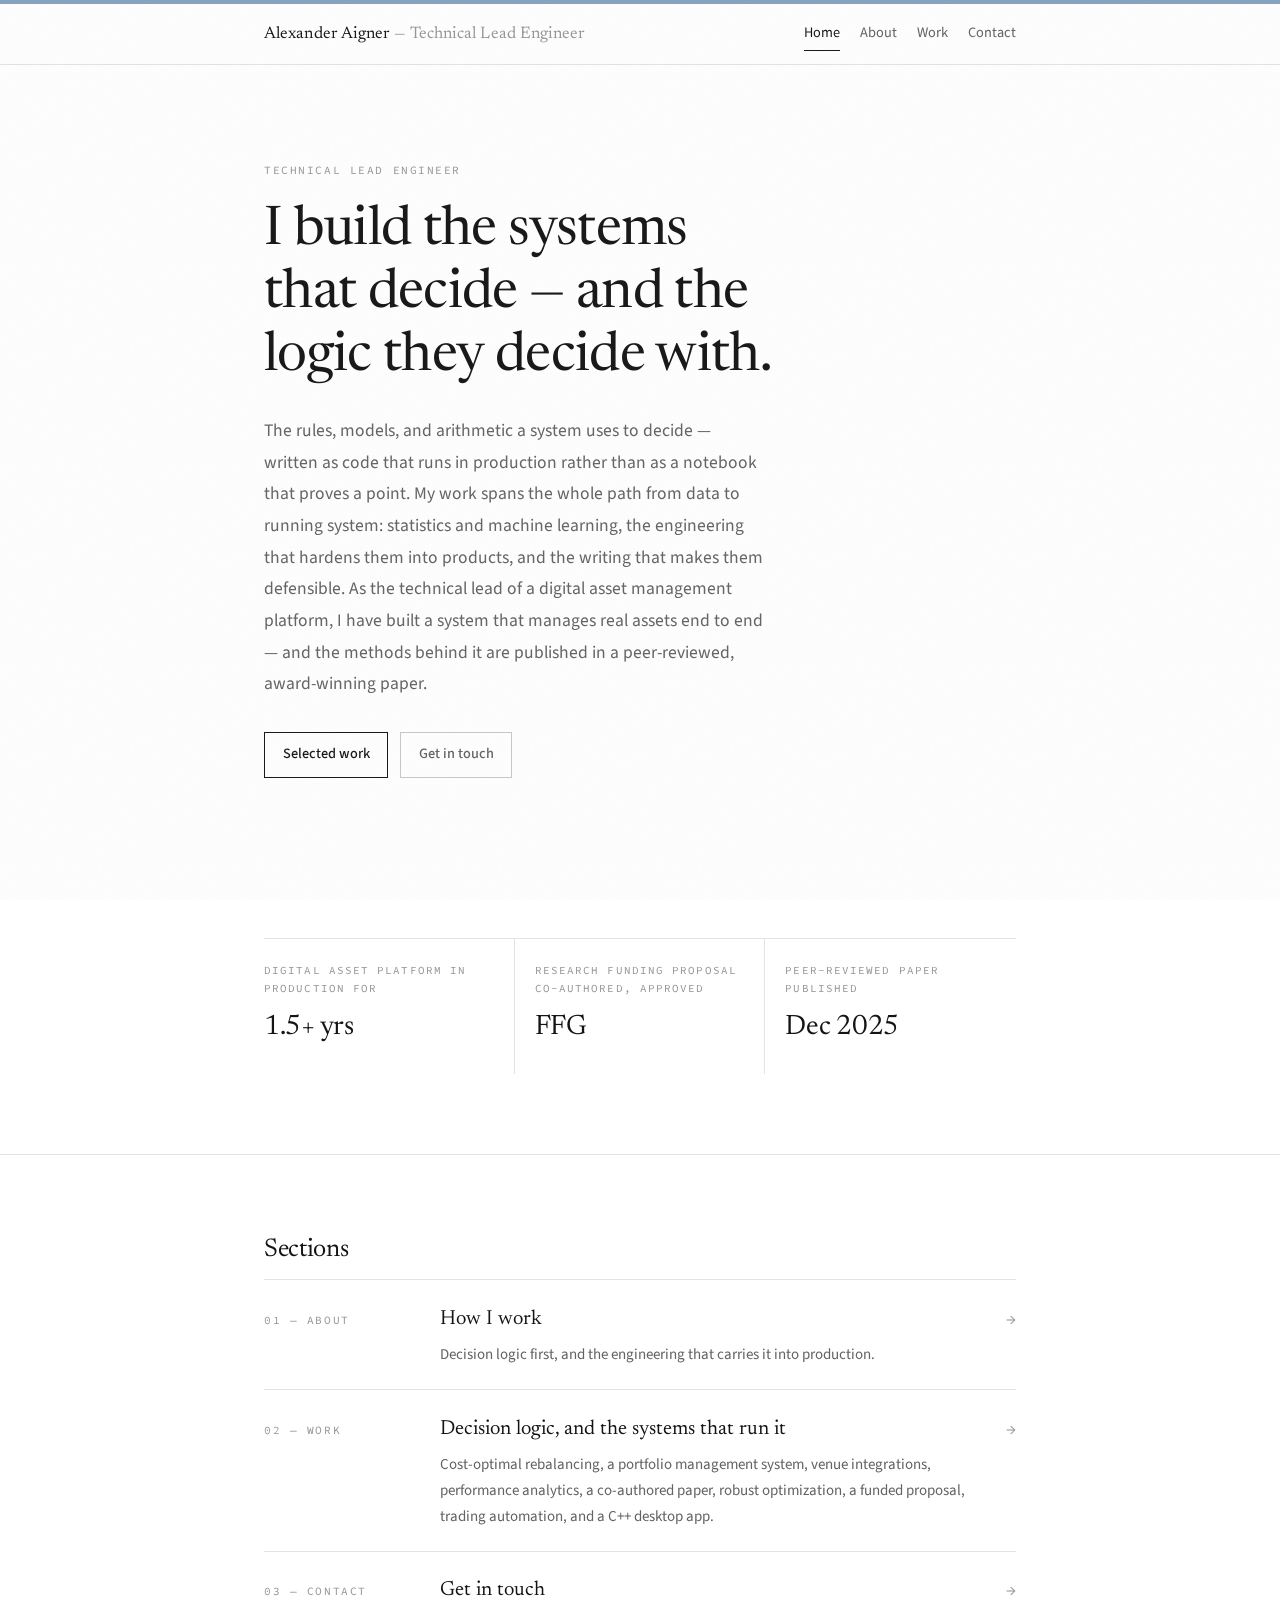
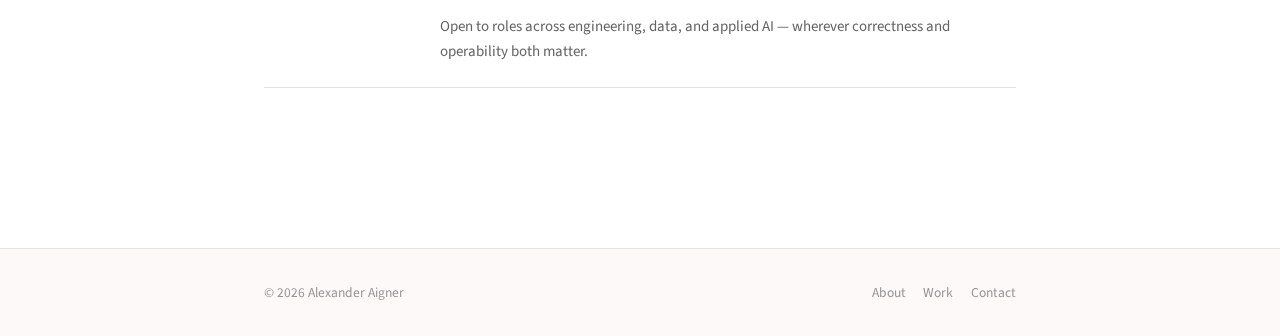
<file: index.html>
<!DOCTYPE html>
<html lang="en">
<head>
  <meta charset="utf-8">
  <meta name="viewport" content="width=device-width, initial-scale=1">
  <title>Alexander Aigner — Technical Lead Engineer</title>
  <meta name="description" content="Quantitative engineer and developer. I build the decision logic inside software — models, optimization, execution — and the production systems that carry it, with published, peer-reviewed methods behind them.">
  <meta name="color-scheme" content="light dark">
  <link rel="canonical" href="https://alexander-aigner.eu/">
  <link rel="preload" href="fonts/newsreader-roman.woff2" as="font"
        type="font/woff2" crossorigin>
  <link rel="preload" href="fonts/source-sans-3-roman.woff2" as="font"
        type="font/woff2" crossorigin>
  <link rel="stylesheet" href="styles.css">
  <link rel="icon" href="data:image/svg+xml,<svg xmlns='http://www.w3.org/2000/svg' viewBox='0 0 32 32'><rect width='32' height='32' fill='%237e9dc0'/><rect y='16' width='32' height='16' fill='%23c4867f'/></svg>">
</head>
<body>
  <a class="skip-link" href="#main">Skip to content</a>

  <header class="site-header">
    <div class="container header-inner">
      <a class="brand" href="index.html">Alexander Aigner <span>— Technical Lead Engineer</span></a>
      <nav class="nav" aria-label="Primary">
        <ul class="nav-list">
          <li><a href="index.html" aria-current="page">Home</a></li>
          <li><a href="about.html">About</a></li>
          <li><a href="work.html">Work</a></li>
          <li><a href="contact.html">Contact</a></li>
        </ul>
      </nav>
    </div>
  </header>

  <main id="main">
    <section class="hero">
      <div class="container">
        <span class="label">Technical Lead Engineer</span>
        <h1>I build the systems that decide — and the logic they decide with.</h1>
        <p>
          The rules, models, and arithmetic a system uses to decide — written as code that
          runs in production rather than as a notebook that proves a point. My work spans
          the whole path from data to running system: statistics and machine learning, the
          engineering that hardens them into products, and the writing that makes them
          defensible. As the technical lead of a digital asset management platform, I have built a
          system that manages real assets end to end — and the methods behind it are published
          in a peer-reviewed, award-winning paper.
        </p>
        <div class="hero-links">
          <a class="btn" href="work.html">Selected work</a>
          <a class="btn btn-quiet" href="contact.html">Get in touch</a>
        </div>
      </div>
    </section>

    <section class="block" aria-label="At a glance">
      <div class="container">
        <dl class="stats stats-3">
          <div><dt>Digital asset platform in production for</dt><dd>1.5+ yrs</dd></div>
          <div><dt>Research funding proposal co-authored, approved</dt><dd>FFG</dd></div>
          <div><dt>Peer-reviewed paper published</dt><dd>Dec 2025</dd></div>
        </dl>
      </div>
    </section>

    <section class="block">
      <div class="container">
        <h2>Sections</h2>
        <ul class="index-list">
          <li>
            <a href="about.html">
              <span class="label">01 — About</span>
              <span class="index-title">How I work</span>
              <span class="index-arrow" aria-hidden="true">→</span>
              <span class="index-desc">Decision logic first, and the engineering that carries it into production.</span>
            </a>
          </li>
          <li>
            <a href="work.html">
              <span class="label">02 — Work</span>
              <span class="index-title">Decision logic, and the systems that run it</span>
              <span class="index-arrow" aria-hidden="true">→</span>
              <span class="index-desc">Cost-optimal rebalancing, a portfolio management system, venue integrations, performance analytics, a co-authored paper, robust optimization, a funded proposal, trading automation, and a C++ desktop app.</span>
            </a>
          </li>
          <li>
            <a href="contact.html">
              <span class="label">03 — Contact</span>
              <span class="index-title">Get in touch</span>
              <span class="index-arrow" aria-hidden="true">→</span>
              <span class="index-desc">Open to roles across engineering, data, and applied AI — wherever correctness and operability both matter.</span>
            </a>
          </li>
        </ul>
      </div>
    </section>
  </main>

  <footer class="site-footer">
    <div class="container footer-inner">
      <p>© 2026 Alexander Aigner</p>
      <nav class="footer-nav" aria-label="Footer">
        <a href="about.html">About</a>
        <a href="work.html">Work</a>
        <a href="contact.html">Contact</a>
      </nav>
    </div>
  </footer>
</body>
</html>
</file>
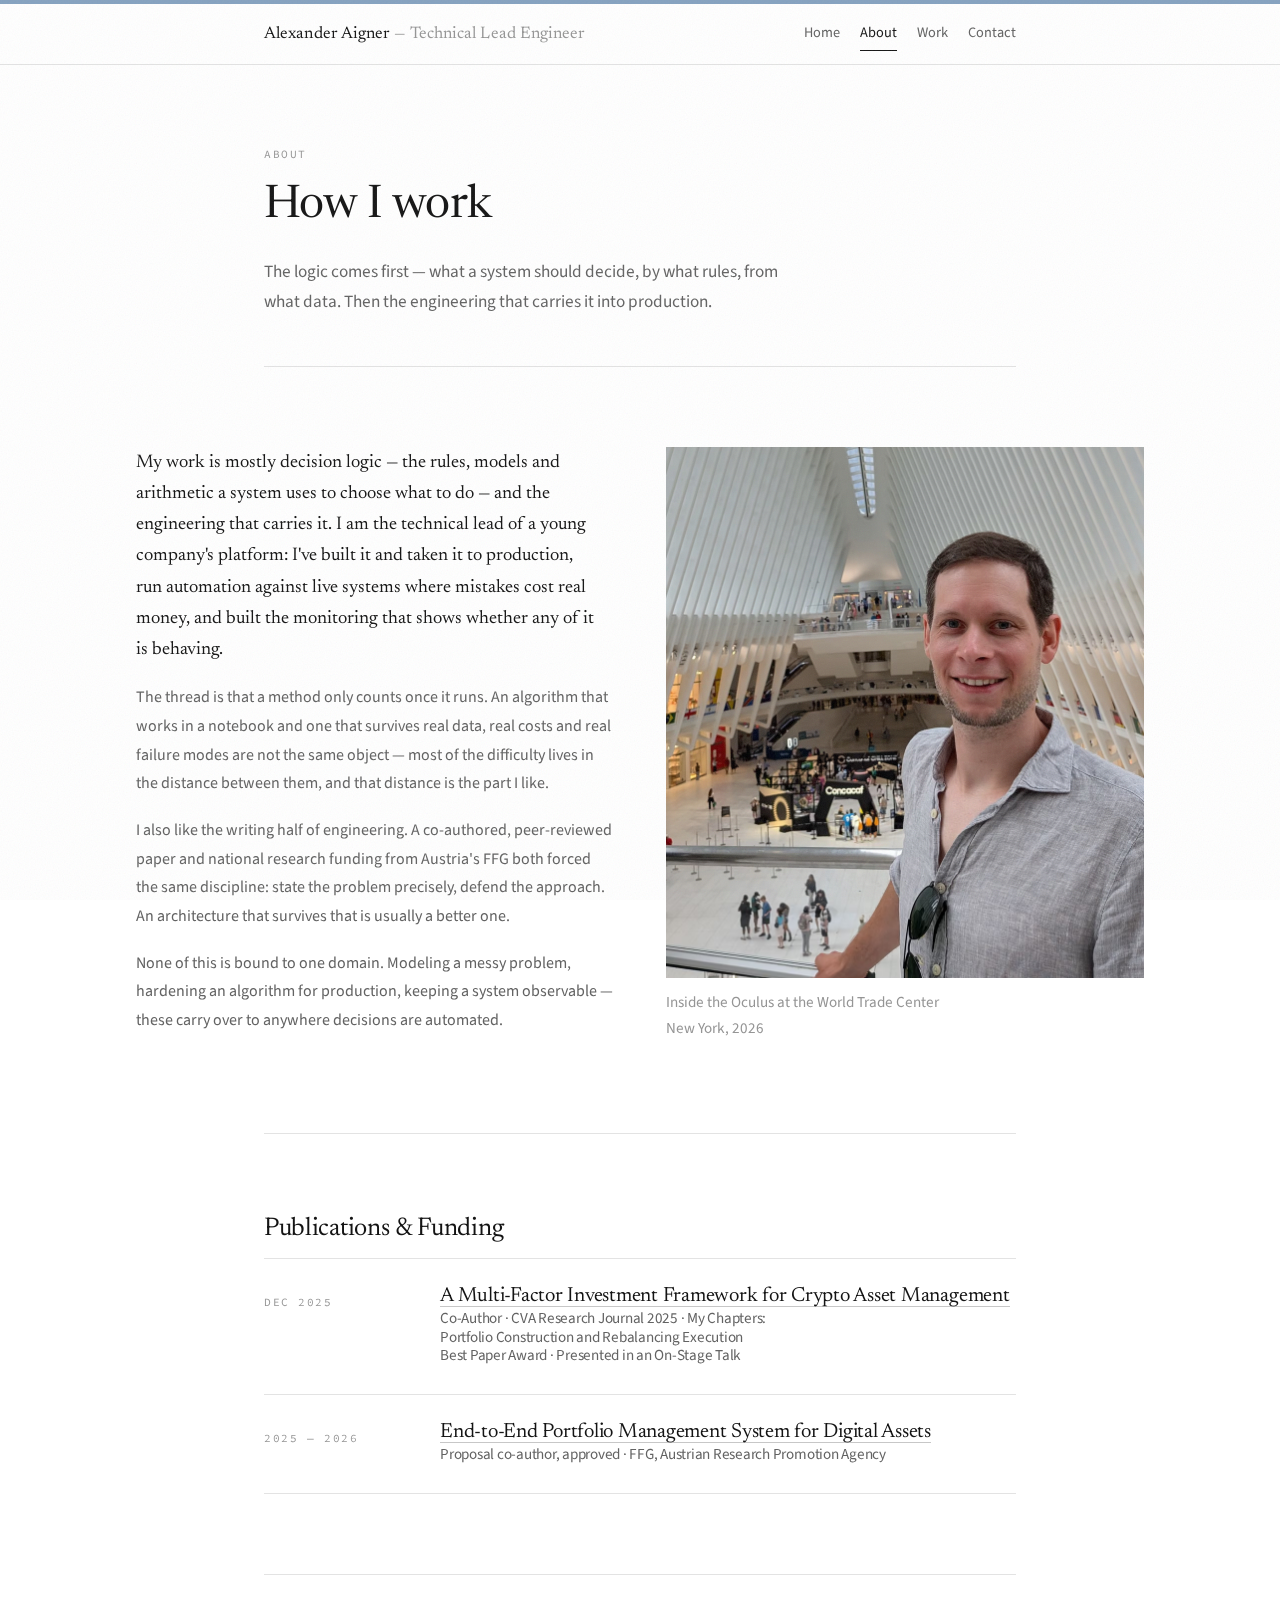
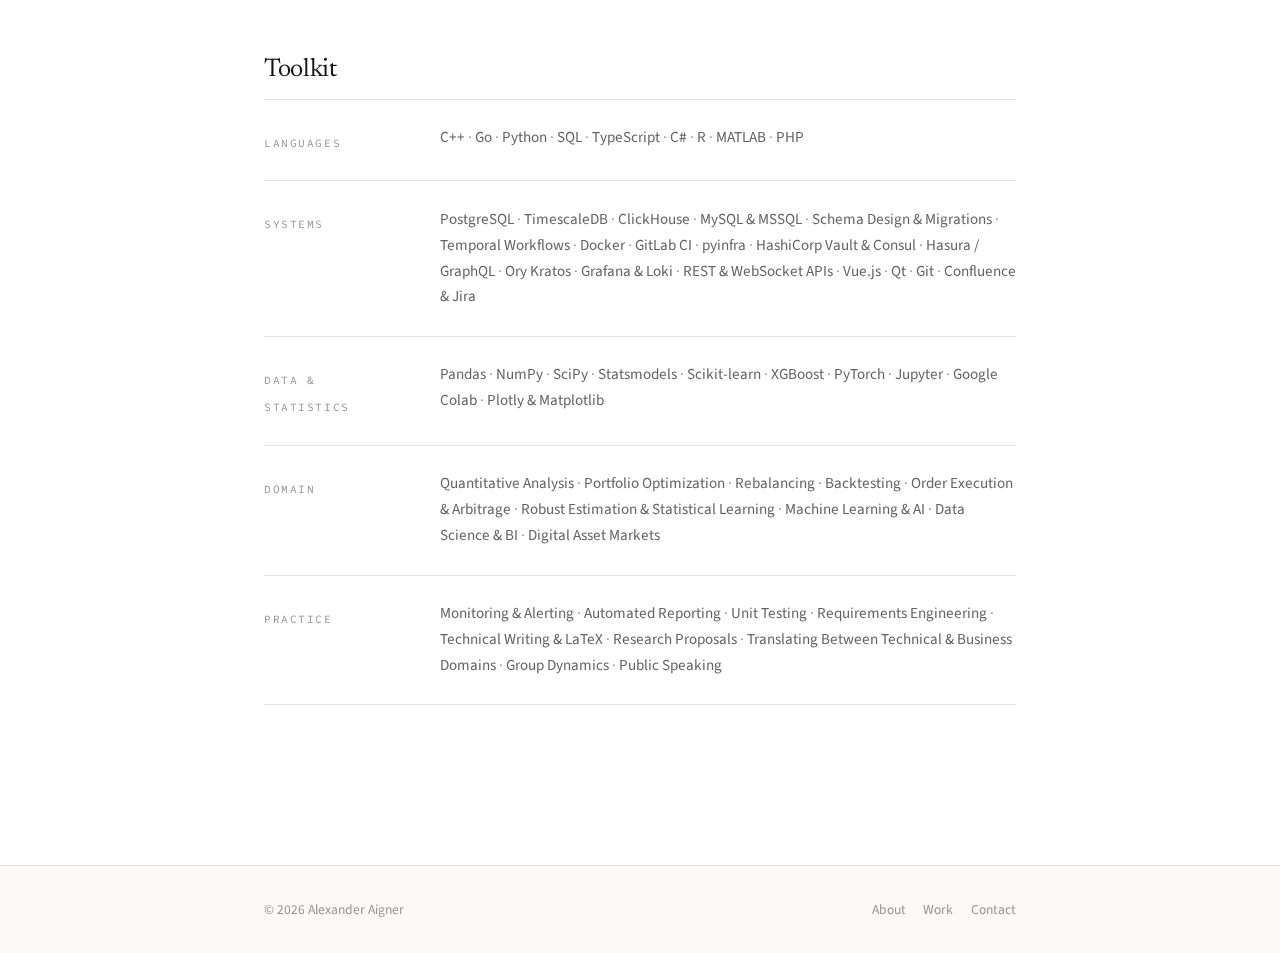
<file: about.html>
<!DOCTYPE html>
<html lang="en">
<head>
  <meta charset="utf-8">
  <meta name="viewport" content="width=device-width, initial-scale=1">
  <title>About — Alexander Aigner</title>
  <meta name="description" content="How I work: the decision logic first — the rules and models a system acts on — and the engineering that carries it into production. From research to running software.">
  <meta name="color-scheme" content="light dark">
  <link rel="canonical" href="https://alexander-aigner.eu/about.html">
  <link rel="preload" href="fonts/newsreader-roman.woff2" as="font"
        type="font/woff2" crossorigin>
  <link rel="preload" href="fonts/source-sans-3-roman.woff2" as="font"
        type="font/woff2" crossorigin>
  <link rel="stylesheet" href="styles.css">
  <link rel="icon" href="data:image/svg+xml,<svg xmlns='http://www.w3.org/2000/svg' viewBox='0 0 32 32'><rect width='32' height='32' fill='%237e9dc0'/><rect y='16' width='32' height='16' fill='%23c4867f'/></svg>">
</head>
<body>
  <a class="skip-link" href="#main">Skip to content</a>

  <header class="site-header">
    <div class="container header-inner">
      <a class="brand" href="index.html">Alexander Aigner <span>— Technical Lead Engineer</span></a>
      <nav class="nav" aria-label="Primary">
        <ul class="nav-list">
          <li><a href="index.html">Home</a></li>
          <li><a href="about.html" aria-current="page">About</a></li>
          <li><a href="work.html">Work</a></li>
          <li><a href="contact.html">Contact</a></li>
        </ul>
      </nav>
    </div>
  </header>

  <main id="main">
    <div class="container">
      <header class="page-head">
        <span class="label">About</span>
        <h1>How I work</h1>
        <p>The logic comes first — what a system should decide, by what rules, from what data. Then the engineering that carries it into production.</p>
      </header>

    </div>

    <div class="about-wrap">
      <section class="block about">
        <figure class="portrait">
          <picture>
            <source srcset="img/portrait.avif" type="image/avif">
            <source srcset="img/portrait.webp" type="image/webp">
            <img src="img/portrait.jpg" alt="Alexander Aigner" width="960" height="1200"
                 fetchpriority="high" decoding="async">
          </picture>
          <figcaption>Inside the Oculus at the World Trade Center<br>New York, 2026</figcaption>
        </figure>

        <div class="prose">
          <p>
            My work is mostly decision logic — the rules, models and arithmetic a system uses to
            choose what to do — and the engineering that carries it. I am the technical lead of a young
            company's platform: I've built it and taken it to production, run automation against
            live systems where mistakes cost real money, and built the monitoring that shows
            whether any of it is behaving.
          </p>
          <p>
            The thread is that a method only counts once it runs. An algorithm that works in a
            notebook and one that survives real data, real costs and real failure modes are not
            the same object — most of the difficulty lives in the distance between them, and
            that distance is the part I like.
          </p>
          <p>
            I also like the writing half of engineering. A co-authored, peer-reviewed paper and
            national research funding from Austria's FFG both forced the same discipline: state
            the problem precisely, defend the approach. An architecture that survives that is
            usually a better one.
          </p>
          <p>
            None of this is bound to one domain. Modeling a messy problem, hardening an
            algorithm for production, keeping a system observable — these carry over to
            anywhere decisions are automated.
          </p>
        </div>
      </section>
    </div>

    <div class="container">
      <section class="block block--ruled">
        <h2>Publications &amp; Funding</h2>

        <div class="row">
          <div class="row-head"><span class="label">Dec 2025</span></div>
          <div>
            <h3 class="entry-title">
              <a href="docs/multi-factor-investment-framework-crypto-asset-management.pdf">A Multi-Factor Investment Framework for Crypto Asset Management</a>
              <span class="entry-org">Co-Author · CVA Research Journal 2025 · My Chapters: Portfolio Construction and Rebalancing Execution</span>
              <span class="entry-org">Best Paper Award · Presented in an On-Stage Talk</span>
            </h3>
          </div>
        </div>

        <div class="row">
          <div class="row-head"><span class="label">2025 — 2026</span></div>
          <div>
            <h3 class="entry-title">
              <a href="https://projekte.ffg.at/projekt/2861463e-f36b-1410-863e-00d3c07d99bb" rel="noopener">End-to-End Portfolio Management System for Digital Assets</a>
              <span class="entry-org">Proposal co-author, approved · FFG, Austrian Research Promotion Agency</span>
            </h3>
          </div>
        </div>
      </section>

      <section class="block">
        <h2>Toolkit</h2>

        <div class="row">
          <div class="row-head"><span class="label">Languages</span></div>
          <div>
            <ul class="skill-value">
              <li><span class="nowrap">C++</span></li><li>Go</li><li>Python</li><li>SQL</li>
              <li>TypeScript</li><li>C#</li><li>R</li><li>MATLAB</li><li>PHP</li>
            </ul>
          </div>
        </div>

        <div class="row">
          <div class="row-head"><span class="label">Systems</span></div>
          <div>
            <ul class="skill-value">
              <li>PostgreSQL</li><li>TimescaleDB</li><li>ClickHouse</li><li>MySQL &amp; MSSQL</li>
              <li>Schema Design &amp; Migrations</li><li>Temporal Workflows</li>
              <li>Docker</li><li>GitLab CI</li><li>pyinfra</li>
              <li>HashiCorp Vault &amp; Consul</li><li>Hasura / GraphQL</li>
              <li>Ory Kratos</li><li>Grafana &amp; Loki</li>
              <li>REST &amp; WebSocket APIs</li><li>Vue.js</li><li>Qt</li><li>Git</li>
              <li>Confluence &amp; Jira</li>
            </ul>
          </div>
        </div>

        <div class="row">
          <div class="row-head"><span class="label">Data &amp; statistics</span></div>
          <div>
            <ul class="skill-value">
              <li>Pandas</li><li>NumPy</li><li>SciPy</li><li>Statsmodels</li>
              <li>Scikit-learn</li><li>XGBoost</li><li>PyTorch</li><li>Jupyter</li>
              <li>Google Colab</li><li>Plotly &amp; Matplotlib</li>
            </ul>
          </div>
        </div>

        <div class="row">
          <div class="row-head"><span class="label">Domain</span></div>
          <div>
            <ul class="skill-value">
              <li>Quantitative Analysis</li><li>Portfolio Optimization</li><li>Rebalancing</li>
              <li>Backtesting</li><li>Order Execution &amp; Arbitrage</li>
              <li>Robust Estimation &amp; Statistical Learning</li>
              <li>Machine Learning &amp; AI</li><li>Data Science &amp; BI</li>
              <li>Digital Asset Markets</li>
            </ul>
          </div>
        </div>

        <div class="row">
          <div class="row-head"><span class="label">Practice</span></div>
          <div>
            <ul class="skill-value">
              <li>Monitoring &amp; Alerting</li><li>Automated Reporting</li><li>Unit Testing</li>
              <li>Requirements Engineering</li><li>Technical Writing &amp; LaTeX</li>
              <li>Research Proposals</li><li>Translating Between Technical &amp; Business Domains</li>
              <li>Group Dynamics</li><li>Public Speaking</li>
            </ul>
          </div>
        </div>
      </section>

    </div>
  </main>

  <footer class="site-footer">
    <div class="container footer-inner">
      <p>© 2026 Alexander Aigner</p>
      <nav class="footer-nav" aria-label="Footer">
        <a href="about.html">About</a>
        <a href="work.html">Work</a>
        <a href="contact.html">Contact</a>
      </nav>
    </div>
  </footer>
</body>
</html>
</file>
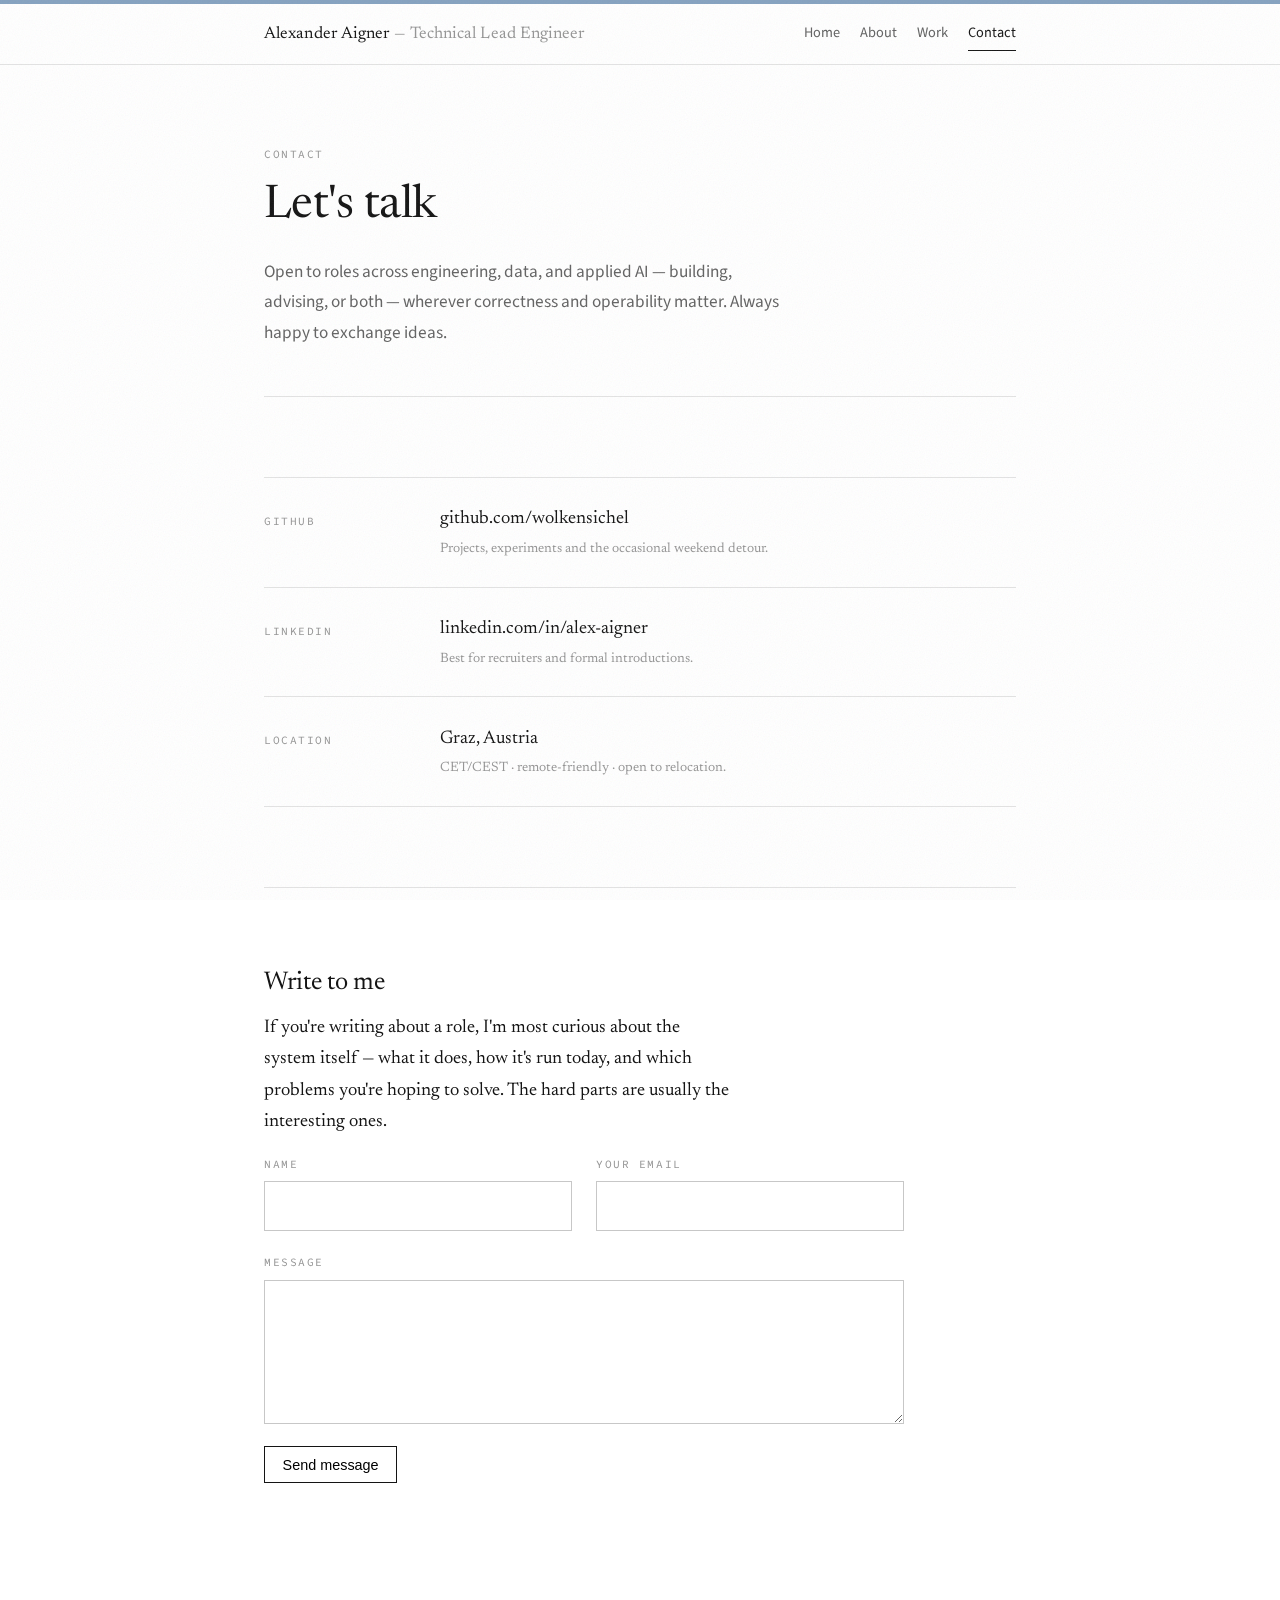
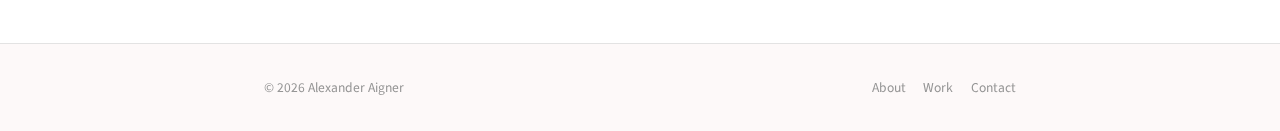
<file: contact.html>
<!DOCTYPE html>
<html lang="en">
<head>
  <meta charset="utf-8">
  <meta name="viewport" content="width=device-width, initial-scale=1">
  <title>Contact — Alexander Aigner</title>
  <meta name="description" content="Get in touch — quantitative engineer, open to roles across engineering, data, and applied AI where the logic has to be right.">
  <meta name="color-scheme" content="light dark">
  <link rel="canonical" href="https://alexander-aigner.eu/contact.html">
  <link rel="preload" href="fonts/newsreader-roman.woff2" as="font"
        type="font/woff2" crossorigin>
  <link rel="preload" href="fonts/source-sans-3-roman.woff2" as="font"
        type="font/woff2" crossorigin>
  <link rel="stylesheet" href="styles.css">
  <link rel="icon" href="data:image/svg+xml,<svg xmlns='http://www.w3.org/2000/svg' viewBox='0 0 32 32'><rect width='32' height='32' fill='%237e9dc0'/><rect y='16' width='32' height='16' fill='%23c4867f'/></svg>">
</head>
<body>
  <a class="skip-link" href="#main">Skip to content</a>

  <header class="site-header">
    <div class="container header-inner">
      <a class="brand" href="index.html">Alexander Aigner <span>— Technical Lead Engineer</span></a>
      <nav class="nav" aria-label="Primary">
        <ul class="nav-list">
          <li><a href="index.html">Home</a></li>
          <li><a href="about.html">About</a></li>
          <li><a href="work.html">Work</a></li>
          <li><a href="contact.html" aria-current="page">Contact</a></li>
        </ul>
      </nav>
    </div>
  </header>

  <main id="main">
    <div class="container">
      <header class="page-head">
        <span class="label">Contact</span>
        <h1>Let's talk</h1>
        <p>Open to roles across engineering, data, and applied AI — building, advising, or both — wherever correctness and operability matter. Always happy to exchange ideas.</p>
      </header>

      <section class="block">
        <div class="row">
          <div class="row-head"><span class="label">GitHub</span></div>
          <div class="contact-value">
            <a href="https://github.com/wolkensichel" rel="me noopener">github.com/wolkensichel</a>
            <span class="contact-note">Projects, experiments and the occasional weekend detour.</span>
          </div>
        </div>

        <div class="row">
          <div class="row-head"><span class="label">LinkedIn</span></div>
          <div class="contact-value">
            <a href="https://www.linkedin.com/in/alex-aigner/" rel="me noopener">linkedin.com/in/alex-aigner</a>
            <span class="contact-note">Best for recruiters and formal introductions.</span>
          </div>
        </div>

        <div class="row">
          <div class="row-head"><span class="label">Location</span></div>
          <div class="contact-value">
            Graz, Austria
            <span class="contact-note">CET/CEST · remote-friendly · open to relocation.</span>
          </div>
        </div>
      </section>

      <section class="block">
        <h2>Write to me</h2>
        <div class="prose">
          <p>
            If you're writing about a role, I'm most curious about the system itself — what it
            does, how it's run today, and which problems you're hoping to solve. The hard parts
            are usually the interesting ones.
          </p>
        </div>

        <form class="contact-form" action="https://formsubmit.co/7002952007411b0f3244c5e1ccc8ff6c" method="POST">
          <!-- FormSubmit configuration -->
          <input type="hidden" name="_subject" value="Message via alexander-aigner.eu">
          <input type="hidden" name="_captcha" value="true">
          <input type="hidden" name="_next" value="https://alexander-aigner.eu/thanks.html">
          <!-- Honeypot: invisible to people, tempting to bots. Anything
               entered here makes FormSubmit silently drop the message. -->
          <div class="hp-field" aria-hidden="true">
            <label for="hp">Leave this field empty</label>
            <input type="text" id="hp" name="_honey" tabindex="-1" autocomplete="off">
          </div>

          <div class="field">
            <label for="cf-name">Name</label>
            <input type="text" id="cf-name" name="name" required autocomplete="name">
          </div>
          <div class="field">
            <label for="cf-email">Your email</label>
            <input type="email" id="cf-email" name="email" required autocomplete="email">
          </div>
          <div class="field field--full">
            <label for="cf-message">Message</label>
            <textarea id="cf-message" name="message" required minlength="20"></textarea>
          </div>
          <button class="btn" type="submit">Send message</button>
        </form>
      </section>
    </div>
  </main>

  <footer class="site-footer">
    <div class="container footer-inner">
      <p>© 2026 Alexander Aigner</p>
      <nav class="footer-nav" aria-label="Footer">
        <a href="about.html">About</a>
        <a href="work.html">Work</a>
        <a href="contact.html">Contact</a>
      </nav>
    </div>
  </footer>
</body>
</html>
</file>
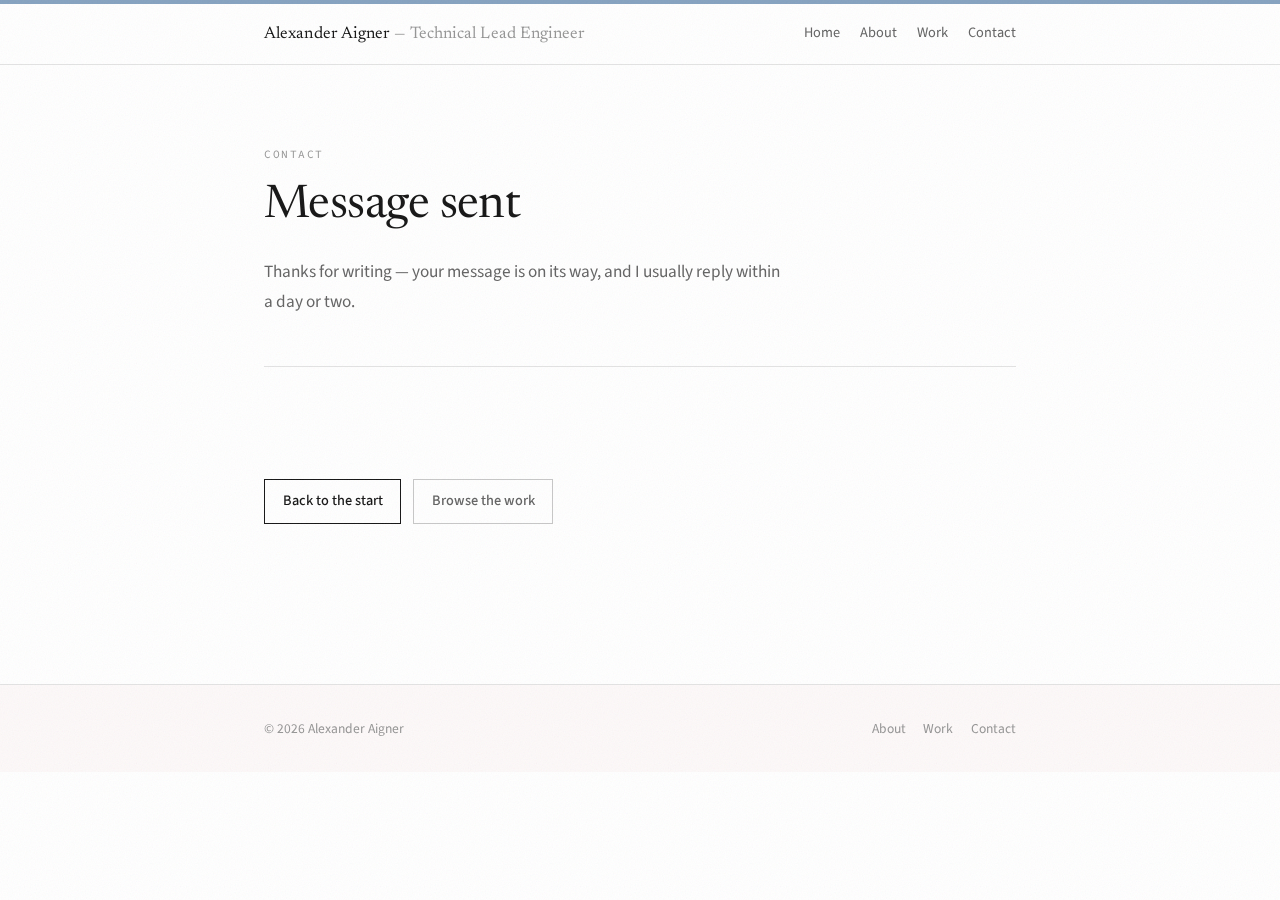
<file: thanks.html>
<!DOCTYPE html>
<html lang="en">
<head>
  <meta charset="utf-8">
  <meta name="viewport" content="width=device-width, initial-scale=1">
  <title>Message sent — Alexander Aigner</title>
  <meta name="description" content="Your message was sent.">
  <meta name="robots" content="noindex">
  <meta name="color-scheme" content="light dark">
  <link rel="canonical" href="https://alexander-aigner.eu/thanks.html">
  <link rel="preload" href="fonts/newsreader-roman.woff2" as="font"
        type="font/woff2" crossorigin>
  <link rel="preload" href="fonts/source-sans-3-roman.woff2" as="font"
        type="font/woff2" crossorigin>
  <link rel="stylesheet" href="styles.css">
  <link rel="icon" href="data:image/svg+xml,<svg xmlns='http://www.w3.org/2000/svg' viewBox='0 0 32 32'><rect width='32' height='32' fill='%237e9dc0'/><rect y='16' width='32' height='16' fill='%23c4867f'/></svg>">
</head>
<body>
  <a class="skip-link" href="#main">Skip to content</a>

  <header class="site-header">
    <div class="container header-inner">
      <a class="brand" href="index.html">Alexander Aigner <span>— Technical Lead Engineer</span></a>
      <nav class="nav" aria-label="Primary">
        <ul class="nav-list">
          <li><a href="index.html">Home</a></li>
          <li><a href="about.html">About</a></li>
          <li><a href="work.html">Work</a></li>
          <li><a href="contact.html">Contact</a></li>
        </ul>
      </nav>
    </div>
  </header>

  <main id="main">
    <div class="container">
      <header class="page-head">
        <span class="label">Contact</span>
        <h1>Message sent</h1>
        <p>Thanks for writing — your message is on its way, and I usually reply within a day or two.</p>
      </header>

      <section class="block">
        <div class="hero-links">
          <a class="btn" href="index.html">Back to the start</a>
          <a class="btn btn-quiet" href="work.html">Browse the work</a>
        </div>
      </section>
    </div>
  </main>

  <footer class="site-footer">
    <div class="container footer-inner">
      <p>© 2026 Alexander Aigner</p>
      <nav class="footer-nav" aria-label="Footer">
        <a href="about.html">About</a>
        <a href="work.html">Work</a>
        <a href="contact.html">Contact</a>
      </nav>
    </div>
  </footer>
</body>
</html>
</file>
<file: styles.css>
/* ============================================================
   Portfolio — Alexander Aigner
   Flat, typographic, near-monochrome. Colour is a family of three
   pastels in one hue lane, used sparingly: the gradient rule on the
   header, the era markers, the tile artwork, and a faint wash.
   Shared by all pages. No JavaScript.
   ============================================================ */

/* ── Fonts ──────────────────────────────────────────────── */
/* Self-hosted variable fonts, subset to Latin. Newsreader for
   display, Source Sans 3 for text, Source Code Pro for labels —
   all SIL OFL. ~116 KB total, same-origin, no CDN. */

/* Newsreader keeps its optical-size axis: the browser picks a
   lighter, wider-spaced cut for the 17px brand line and a tighter,
   higher-contrast one for a 54px headline, automatically. Weight is
   pinned at 400 because the serif is never bold anywhere on the
   site — that alone took the file from 126 KB to 48 KB. Add a bold
   serif and this needs rebuilding with wght=400:700. */
@font-face {
  font-family: "Newsreader";
  src: url("fonts/newsreader-roman.woff2") format("woff2");
  font-weight: 400;
  font-style: normal;
  font-display: swap;
}

@font-face {
  font-family: "Source Sans 3";
  src: url("fonts/source-sans-3-roman.woff2") format("woff2");
  font-weight: 200 900;
  font-style: normal;
  font-display: swap;
}
@font-face {
  font-family: "Source Sans 3";
  src: url("fonts/source-sans-3-italic.woff2") format("woff2");
  font-weight: 200 900;
  font-style: italic;
  font-display: swap;
}
@font-face {
  font-family: "Source Code Pro";
  src: url("fonts/source-code-roman.woff2") format("woff2");
  font-weight: 200 900;
  font-style: normal;
  font-display: swap;
}

/* ── Tokens ─────────────────────────────────────────────── */
:root {
  color-scheme: light dark;

  /* Neutrals in OKLCH: lightness is perceptual, so these steps are
     evenly spaced by eye, not just by number. */
  --bg:       oklch(100% 0 0);
  --line:     oklch(91.5% 0 0);
  --line-str: oklch(83% 0 0);

  --text:     oklch(19% 0 0);
  --muted:    oklch(50% 0 0);
  --faint:    oklch(67% 0 0);

  /* Two poles and a bridge: a dusty blue, a warm greige, a muted
     rose. Cool and warm in the same family, and the neutral in the
     middle keeps blue→red out of violet. Same lightness (70%) and
     chroma (0.05) across all three, so no one tone shouts. */
  --pastel-a: oklch(70% 0.055 250);   /* dusty blue  */
  --pastel-b: oklch(78% 0.035  60);   /* warm greige */
  --pastel-c: oklch(70% 0.075  30);   /* muted rose  */

  /* Derived, not hand-picked: the wash is the rose pole diluted into
     the background, so it stays in the family if a pole changes. */
  --tint:  color-mix(in oklab, var(--pastel-c) 5%, var(--bg));
  --focus: oklch(48% 0.13 250);       /* the blue pole, deep enough
                                         to carry a focus ring */

  --maxw:      52rem;
  /* The tile grid breaks out of the reading measure. */
  --maxw-wide: 70rem;
  --gutter:   clamp(1.25rem, 5vw, 2.5rem);
  --block:    clamp(3rem, 7vw, 5rem);

  /* All three self-hosted; the rest of each stack is only a fallback
     for the moment before the webfont lands. */
  --font-serif: "Newsreader", "Iowan Old Style", "Palatino Linotype", Palatino,
                Georgia, "Times New Roman", serif;
  --font-sans: "Source Sans 3", -apple-system, BlinkMacSystemFont, "Segoe UI",
               Roboto, "Helvetica Neue", Arial, sans-serif;
  --font-mono: "Source Code Pro", ui-monospace, "SF Mono", Menlo, Consolas, monospace;
}

/* Dark mode is maintained, not designed — the light scheme is the
   one that's art-directed. Poles keep their hue, gain a little
   lightness; --tint derives itself from the new background. */
@media (prefers-color-scheme: dark) {
  :root {
    --bg:       oklch(15% 0 0);
    --line:     oklch(27% 0 0);
    --line-str: oklch(36% 0 0);

    --text:     oklch(93% 0 0);
    --muted:    oklch(72% 0 0);
    --faint:    oklch(54% 0 0);

    --pastel-a: oklch(75% 0.055 250);
    --pastel-b: oklch(82% 0.035  60);
    --pastel-c: oklch(75% 0.075  30);

    --tint:  color-mix(in oklab, var(--pastel-c) 7%, var(--bg));
    --focus: oklch(75% 0.055 250);
  }
}

/* ── Page transitions ───────────────────────────────────── */
/* Cross-document view transitions: navigating between the four
   pages cross-fades instead of flashing white. Four lines, no
   script, and browsers without support simply navigate normally.
   Kept short and fade-only — nothing slides or moves. */
@view-transition { navigation: auto; }

::view-transition-old(root),
::view-transition-new(root) {
  animation-duration: 0.18s;
  animation-timing-function: ease;
}

/* ── Base ───────────────────────────────────────────────── */
*, *::before, *::after { box-sizing: border-box; }

html {
  -webkit-text-size-adjust: 100%;
  scroll-padding-top: 6rem;
}

body {
  margin: 0;
  background: var(--bg);
  color: var(--text);
  font-family: var(--font-sans);
  font-size: 1rem;
  line-height: 1.7;
  -webkit-font-smoothing: antialiased;
  /* Real weights and a real italic exist — never let the browser
     fake either. */
  font-synthesis: none;
}

/* Grain. One static layer, no colour of its own — takes the plastic
   edge off flat white without anything moving. Delete this rule to
   remove the texture entirely; drop the opacity to make it whisper. */
body::after {
  content: "";
  position: fixed;
  inset: 0;
  z-index: 999;
  pointer-events: none;
  opacity: 0.07;
  background-image: url("data:image/svg+xml,<svg xmlns='http://www.w3.org/2000/svg' width='200' height='200'><filter id='n'><feTurbulence type='fractalNoise' baseFrequency='0.82' numOctaves='3' stitchTiles='stitch'/></filter><rect width='200' height='200' filter='url(%23n)'/></svg>");
  background-size: 200px 200px;
}

h1, h2, h3 {
  margin: 0 0 0.5em;
  font-family: var(--font-serif);
  font-weight: 400;
  line-height: 1.22;
  letter-spacing: -0.012em;
  /* Even line lengths in headings instead of a one-word last line. */
  text-wrap: balance;
}

/* No orphans, no ragged last lines. */
p, li, figcaption, .tile-lede, .era-note, .index-desc { text-wrap: pretty; }
h1 { font-size: clamp(2rem, 4.8vw, 2.9rem); line-height: 1.16; }
h2 { font-size: clamp(1.35rem, 2.6vw, 1.6rem); }
h3 { font-size: 1.1rem; }

p { margin: 0 0 1.1rem; }
a { color: inherit; text-decoration: none; }
ul, ol { margin: 0; padding: 0; list-style: none; }
strong { font-weight: 600; }
em { font-style: italic; }

svg {
  width: 1em; height: 1em; fill: none; stroke: currentColor;
  stroke-width: 1.6; stroke-linecap: round; stroke-linejoin: round;
}

:focus-visible {
  outline: 2px solid var(--focus);
  outline-offset: 3px;
}

.container {
  width: 100%;
  max-width: var(--maxw);
  margin-inline: auto;
  padding-inline: var(--gutter);
}

.skip-link {
  position: absolute;
  left: -9999px;
  top: 0;
  z-index: 100;
  padding: 0.65rem 1rem;
  background: var(--text);
  color: var(--bg);
  font-weight: 600;
}
.skip-link:focus { left: 0; }

/* Keeps tokens like C++ from breaking across a line. */
.nowrap { white-space: nowrap; }

/* Small uppercase mono label — the one recurring typographic motif. */
.label {
  font-family: var(--font-mono);
  font-size: 0.7rem;
  letter-spacing: 0.14em;
  text-transform: uppercase;
  color: var(--faint);
}

/* ── Header ─────────────────────────────────────────────── */
/* The rule on top is the dusty blue pole — the same tone as the
   "On the desk" era marker. It sits on the sticky header, so the
   colour never leaves the viewport. A pseudo-element rather than a
   border, so the hairline underneath stays neutral grey. */
.site-header {
  position: sticky;
  top: 0;
  z-index: 50;
  padding-top: 4px;
  background: var(--bg);
  border-bottom: 1px solid var(--line);
}
.site-header::before {
  content: "";
  position: absolute;
  top: 0;
  left: 0;
  right: 0;
  height: 4px;
  background: var(--pastel-a);
}

.header-inner {
  display: flex;
  align-items: center;
  justify-content: space-between;
  gap: 1rem;
  min-height: 3.75rem;
}

.brand {
  font-family: var(--font-serif);
  font-size: 1.05rem;
  letter-spacing: 0.005em;
  white-space: nowrap;
}
.brand span { color: var(--faint); }

.nav-list { display: flex; align-items: center; gap: 1.25rem; }
.nav-list a {
  display: block;
  padding: 0.25rem 0;
  font-size: 0.9rem;
  color: var(--muted);
  border-bottom: 1px solid transparent;
}
.nav-list a:hover { color: var(--text); }
.nav-list a[aria-current="page"] {
  color: var(--text);
  border-bottom-color: var(--text);
}

/* ── Page head ──────────────────────────────────────────── */
.page-head {
  padding-block: var(--block) clamp(2rem, 4vw, 3rem);
  border-bottom: 1px solid var(--line);
}
.page-head .label { display: block; margin-bottom: 1rem; }
.page-head h1 { max-width: 20ch; }
.page-head p {
  margin: 0;
  max-width: 58ch;
  color: var(--muted);
  font-size: 1.08rem;
  line-height: 1.75;
}

/* ── Generic content block ──────────────────────────────── */
.block { padding-block: var(--block); }
.block + .block { border-top: 1px solid var(--line); }

.prose { max-width: 60ch; }
.prose p { color: var(--muted); line-height: 1.8; }
.prose em { color: var(--text); }
/* Opening paragraph sets the tone — slightly larger, in the serif. */
.prose > p:first-child {
  font-family: var(--font-serif);
  font-size: 1.15rem;
  color: var(--text);
  line-height: 1.7;
}

/* Two-column row: mono label on the left, content on the right.
   The layout primitive the whole site is built from. */
.row {
  display: grid;
  grid-template-columns: 9rem minmax(0, 1fr);
  gap: 0.5rem 2rem;
  padding-block: 1.6rem;
  border-top: 1px solid var(--line);
}
.row:last-child { border-bottom: 1px solid var(--line); }
.row-head { padding-top: 0.15rem; }

/* ── Home ───────────────────────────────────────────────── */
.hero { padding-block: clamp(3.5rem, 9vw, 6rem) var(--block); }
.hero .label { display: block; margin-bottom: 1.25rem; }
.hero h1 {
  font-size: clamp(2.2rem, 5.6vw, 3.4rem);
  max-width: 16ch;
  margin-bottom: 1.6rem;
}
.hero p {
  max-width: 56ch;
  color: var(--muted);
  font-size: 1.1rem;
  line-height: 1.8;
}

.hero-links {
  display: flex;
  flex-wrap: wrap;
  gap: 0.75rem;
  margin-top: 2rem;
}
.btn {
  display: inline-flex;
  align-items: center;
  gap: 0.5rem;
  padding: 0.6rem 1.1rem;
  border: 1px solid var(--text);
  font-size: 0.9rem;
  font-weight: 500;
}
.btn:hover { background: var(--text); color: var(--bg); }
.btn-quiet { border-color: var(--line-str); color: var(--muted); }
.btn-quiet:hover { background: transparent; border-color: var(--text); color: var(--text); }

/* Flat stat strip — hairlines only, no boxes. */
.stats {
  display: grid;
  grid-template-columns: repeat(4, minmax(0, 1fr));
  margin: 0;
  border-top: 1px solid var(--line);
}
.stats-3 { grid-template-columns: repeat(3, minmax(0, 1fr)); }
.stats > div {
  padding: 1.4rem 1.25rem 1.4rem 0;
  border-right: 1px solid var(--line);
}
.stats > div:last-child { border-right: 0; }
.stats > div:not(:first-child) { padding-left: 1.25rem; }
.stats dt {
  font-family: var(--font-mono);
  font-size: 0.68rem;
  letter-spacing: 0.1em;
  text-transform: uppercase;
  color: var(--faint);
}
.stats dd {
  margin: 0.4rem 0 0;
  font-family: var(--font-serif);
  font-size: 1.75rem;
  letter-spacing: -0.01em;
  font-variant-numeric: tabular-nums;
}

/* Index of subpages, on the home page. */
.index-list a {
  display: grid;
  grid-template-columns: 9rem minmax(0, 1fr) auto;
  gap: 0.35rem 2rem;
  align-items: baseline;
  padding-block: 1.35rem;
  border-top: 1px solid var(--line);
}
.index-list li:last-child a { border-bottom: 1px solid var(--line); }
.index-list a:hover { color: var(--text); }
.index-list a:hover .index-desc { color: var(--text); }
.index-title { font-family: var(--font-serif); font-size: 1.28rem; }
.index-desc { grid-column: 2; color: var(--muted); font-size: 0.94rem; }
.index-arrow { color: var(--faint); }
.index-list a:hover .index-arrow { color: var(--text); }

/* ── About ──────────────────────────────────────────────── */
/* Prose left, portrait right. The bio breaks out of the reading
   measure so the photo can be large without squeezing the text.
   The figure comes FIRST in the markup and is placed into column 2 —
   so when the grid collapses, the photo lands above the bio with no
   reordering, and the source order still reads sensibly. */
.about-wrap {
  width: 100%;
  max-width: 68rem;        /* two equal columns; the portrait's display
                              crop (below) matches its height to the bio */
  margin-inline: auto;
  padding-inline: var(--gutter);
}
/* Equal columns: text and photograph are the same width, and they
   scale together as the viewport narrows. */
.about {
  display: grid;
  grid-template-columns: repeat(2, minmax(0, 1fr));
  gap: clamp(2rem, 5vw, 3.25rem);
  align-items: start;
}
.about .prose {
  grid-column: 1;
  grid-row: 1;
  max-width: none;         /* fill the column, or the widths won't
                              actually match */
}
.portrait { grid-column: 2; grid-row: 1; }

/* No frame, no mat, no shadow — just the photograph. */
.portrait { margin: 0; }
.portrait picture { display: block; }
.portrait img {
  display: block;
  width: 100%;
  height: auto;
  aspect-ratio: 9 / 10;    /* slightly shorter than the 4:5 source so the
                              column height matches the bio text */
  object-fit: cover;
  object-position: 50% 30%;  /* bias the crop toward the face */
}
.portrait figcaption {
  display: block;
  margin-top: 0.8rem;
  font-size: 0.95rem;
  color: var(--faint);
}

/* The bio sits at the wide measure, so the section below needs its
   own rule at the normal one. */
.block--ruled { border-top: 1px solid var(--line); }

.skill-value {
  color: var(--muted);
  font-size: 0.95rem;
}
.skill-value li { display: inline; }
.skill-value li:not(:last-child)::after {
  content: " · ";
  color: var(--faint);
}

/* ── Small entry heading (about page) ───────────────────── */
.entry-title { margin: 0 0 0.2rem; font-size: 1.28rem; }
.entry-title a {
  border-bottom: 1px solid var(--line-str);
  transition: border-color 0.18s;
}
.entry-title a:hover { border-bottom-color: var(--text); }
.entry-org { display: block; font-family: var(--font-sans); color: var(--muted); font-size: 0.95rem; }

.stack {
  font-family: var(--font-mono);
  font-size: 0.75rem;
  color: var(--faint);
  line-height: 1.9;
}
.stack li { display: inline; }
.stack li:not(:last-child)::after { content: " / "; }

/* ── Era band ───────────────────────────────────────────── */
/* Eleven years as a proportional bar: column widths are the
   actual durations, so the shape of the career is the graphic. */
/* Three kinds of work, given equal weight — none of them is the
   sideline. (This band previously encoded durations proportionally;
   if you reintroduce dates, 6fr / minmax(7.5rem, 1fr) / 4fr is the
   proportional version, with a floor so the short one stays legible.) */
.era {
  display: grid;
  grid-template-columns: repeat(3, minmax(0, 1fr));
  gap: 1px;
  background: var(--line);
  border: 1px solid var(--line);
}
.era > a {
  display: block;
  padding: 1rem 1rem 1.1rem;
  background: var(--bg);
  color: inherit;
  text-decoration: none;
}
.era > a:hover { background: var(--tint); }
/* One pastel per era — the family used as a legend. */
.era-rule {
  display: block;
  height: 4px;
  margin-bottom: 0.9rem;
  background: var(--pastel-a);
}
.era > a:nth-child(2) .era-rule { background: var(--pastel-b); }
.era > a:nth-child(3) .era-rule { background: var(--pastel-c); }
.era-years {
  display: block;
  font-family: var(--font-mono);
  font-size: 0.7rem;
  letter-spacing: 0.1em;
  color: var(--faint);
  white-space: nowrap;     /* a date range never breaks mid-range */
}
.era-name {
  display: block;
  margin-top: 0.35rem;
  font-family: var(--font-serif);
  font-size: 1.05rem;
  line-height: 1.3;
}
.era-note {
  display: block;
  margin-top: 0.3rem;
  font-size: 0.85rem;
  color: var(--muted);
}

/* ── Tile grid ──────────────────────────────────────────── */
/* Each case is a tile in a hairline grid: the 1px gaps are the
   parent's background showing through, so the rules never double
   up. Tiles are <details> — clicking one expands the full write-up
   in place, natively, with no script. */
.tiles-wrap {
  width: 100%;
  max-width: var(--maxw-wide);
  margin-inline: auto;
  padding-inline: var(--gutter);
}
/* Group headings. The three names match the three strands in the band
   above, so the band reads as a legend for what follows. */
.tiles-head { display: block; margin: 0 0 1rem; font-weight: 400; scroll-margin-top: 5rem; }
.tiles + .tiles-head { margin-top: clamp(2.5rem, 5vw, 3.5rem); }
/* One tile per row. The 1px gaps are the parent's background
   showing through, so rules never double up. */
.tiles {
  display: grid;
  grid-template-columns: minmax(0, 1fr);
  gap: 1px;
  background: var(--line);
  border: 1px solid var(--line);
}

/* The tile responds to its own width, not the viewport's — so the
   component stays correct wherever it's placed. */
.tile {
  container: tile / inline-size;
  background: var(--bg);
}
.tile[open] { background: var(--tint); }

/* Full-width row: image on the left, face on the right.
   list-style/marker rules kill the default disclosure triangle. */
.tile summary {
  display: grid;
  grid-template-columns: 20rem minmax(0, 1fr);
  align-items: stretch;
  cursor: pointer;
  list-style: none;
}
.tile summary::-webkit-details-marker { display: none; }
.tile summary:focus-visible { outline-offset: -3px; }

.tile-face {
  display: block;
  padding: 1.6rem 1.75rem 1.7rem;
  transition: background-color 0.18s;
}
.tile summary:hover .tile-face { background: var(--tint); }
.tile[open] summary:hover .tile-face { background: transparent; }

/* Each tile carries an image of its own subject. Two layers: the
   photograph in img/, and the hand-drawn SVG in art/ beneath it.
   A background layer that fails to load simply doesn't paint, so
   deleting or renaming a photo drops cleanly back to the drawing —
   which is also what happens while better photography is pending. */
.tile-art {
  display: block;
  min-height: 12.5rem;
  background-color: var(--tint);
  background-repeat: no-repeat;
  background-position: center;
  background-size: cover;
  border-right: 1px solid var(--line);
  transition: opacity 0.25s;
}
.tile summary:hover .tile-art { opacity: 0.92; }
@media (prefers-color-scheme: dark) {
  .tile-art { opacity: 0.88; }
  .tile summary:hover .tile-art { opacity: 1; }
}

/* Two declarations each. The first is the JPEG baseline; the second
   offers AVIF and WebP via image-set() and is ignored wholesale by
   browsers that don't support it. AVIF runs ~⅓ the JPEG weight. */

.tile-art--routing {
  background-image: url("img/routing.jpg"), url("art/routing.svg");
  background-image:
    image-set(url("img/routing.avif") type("image/avif"),
              url("img/routing.webp") type("image/webp"),
              url("img/routing.jpg")  type("image/jpeg")),
    url("art/routing.svg");
}
.tile-art--venues {
  background-image: url("img/venues.jpg"), url("art/venues.svg");
  background-image:
    image-set(url("img/venues.avif") type("image/avif"),
              url("img/venues.webp") type("image/webp"),
              url("img/venues.jpg")  type("image/jpeg")),
    url("art/venues.svg");
}
.tile-art--allocation {
  background-image: url("img/allocation.jpg"), url("art/allocation.svg");
  background-image:
    image-set(url("img/allocation.avif") type("image/avif"),
              url("img/allocation.webp") type("image/webp"),
              url("img/allocation.jpg")  type("image/jpeg")),
    url("art/allocation.svg");
}

.tile-art--grant {
  background-image: url("img/grant.jpg"), url("art/grant.svg");
  background-image:
    image-set(url("img/grant.avif") type("image/avif"),
              url("img/grant.webp") type("image/webp"),
              url("img/grant.jpg")  type("image/jpeg")),
    url("art/grant.svg");
}

.tile-art--paper {
  background-image: url("img/paper.jpg"), url("art/paper.svg");
  background-image:
    image-set(url("img/paper.avif") type("image/avif"),
              url("img/paper.webp") type("image/webp"),
              url("img/paper.jpg")  type("image/jpeg")),
    url("art/paper.svg");
}

.tile-art--spread {
  background-image: url("img/spread.jpg"), url("art/spread.svg");
  background-image:
    image-set(url("img/spread.avif") type("image/avif"),
              url("img/spread.webp") type("image/webp"),
              url("img/spread.jpg")  type("image/jpeg")),
    url("art/spread.svg");
}

.tile-art--dashboard {
  background-image: url("img/dashboard.jpg"), url("art/dashboard.svg");
  background-image:
    image-set(url("img/dashboard.avif") type("image/avif"),
              url("img/dashboard.webp") type("image/webp"),
              url("img/dashboard.jpg")  type("image/jpeg")),
    url("art/dashboard.svg");
}

.tile-art--backtest {
  background-image: url("img/backtest.jpg"), url("art/backtest.svg");
  background-image:
    image-set(url("img/backtest.avif") type("image/avif"),
              url("img/backtest.webp") type("image/webp"),
              url("img/backtest.jpg")  type("image/jpeg")),
    url("art/backtest.svg");
}

.tile-art--tree {
  background-image: url("img/tree.jpg"), url("art/tree.svg");
  background-image:
    image-set(url("img/tree.avif") type("image/avif"),
              url("img/tree.webp") type("image/webp"),
              url("img/tree.jpg")  type("image/jpeg")),
    url("art/tree.svg");
}

/* ── Tile: narrow container ─────────────────────────────── */
/* Was a viewport media query; now keyed to the tile itself. */
@container tile (max-width: 42rem) {
  .tile summary { grid-template-columns: minmax(0, 1fr); }
  .tile-art {
    min-height: 0;
    height: 7.5rem;
    border-right: 0;
    border-bottom: 1px solid var(--line);
  }
  .tile-face { padding: 1.4rem 1.5rem 1.5rem; }
}

.tile-meta { display: block; }
.tile-title {
  display: block;
  margin-top: 0.45rem;
  font-family: var(--font-serif);
  font-size: 1.45rem;
  line-height: 1.28;
}
/* Technical descriptor, directly under the title. Deliberately not
   another mono uppercase line — it changes family, case, size and
   weight all at once, so it can't be mistaken for the meta line
   above. Sans at full text colour and semibold: second in the
   hierarchy after the title, ahead of the description. */
.tile-subtitle {
  display: block;
  margin-top: 0.5rem;
  font-size: 0.98rem;
  font-weight: 450;        /* variable axis: a hair above regular, no bold */
  color: var(--text);
}

/* Description and toggle share a line. */
.tile-lede-row {
  display: flex;
  align-items: center;
  justify-content: space-between;
  gap: 1.75rem;
  margin-top: 0.85rem;
}
.tile-lede {
  display: block;
  max-width: 58ch;         /* the row is wider than a comfortable line */
  color: var(--muted);
  font-size: 0.95rem;
  line-height: 1.7;
}

/* Open/close affordance: the chevron alone, no label. <details>
   already conveys the state to assistive tech, so it stays
   aria-hidden. */
.tile-cue {
  display: block;
  flex: none;
}

/* Chevron drawn from two borders on a rotated square rather than set
   as a glyph: a caret this small has to be crisp, and ˄ / ˅ aren't in
   the font subset anyway. Points down to open, up to close. No
   transition — the mark should change, not animate. */
.tile-cue::after {
  content: "";
  display: block;
  width: 0.62rem;          /* standing alone now, so a touch larger */
  height: 0.62rem;
  border-right: 1.5px solid var(--faint);
  border-bottom: 1.5px solid var(--faint);
  transform: translateY(-0.2rem) rotate(45deg);
}
.tile[open] .tile-cue::after {
  transform: translateY(0.14rem) rotate(-135deg);
}
.tile summary:hover .tile-cue::after {
  border-right-color: var(--text);
  border-bottom-color: var(--text);
}
.tile summary:hover .tile-cue { color: var(--text); }

/* The body runs the full width beneath the face, indented to line
   up with it rather than with the image. */
.tile-body {
  padding: 0 1.75rem 1.7rem;
  margin-left: 20rem;
  animation: tile-in 0.28s ease both;
}
.tile-body p {
  max-width: 64ch;
  margin: 0 0 0.9rem;
  color: var(--muted);
  font-size: 0.95rem;
  line-height: 1.75;
}
.tile-body p:first-of-type { color: var(--text); }
.tile-body em { color: var(--text); }
.tile-body .stack { display: block; margin-top: 1.1rem; }

/* Narrow tile: drop the image-column indent. Must come AFTER the
   base .tile-body rule — @container adds no cascade priority, so
   source order decides. */
@container tile (max-width: 42rem) {
  .tile-body { margin-left: 0; padding: 0 1.5rem 1.6rem; }
}

/* Deep links. Each tile body carries an id, so work.html#genealograph
   opens that tile and scrolls to it — browsers expand a closed
   <details> when a fragment targets something inside it. Verified in
   Firefox and Chromium; the id must be on the content, not on the
   <details> or the <summary>, neither of which triggers it.
   The offset clears the sticky header and the tile's own face, so the
   title is on screen and not just the paragraphs.
   Nothing on the page advertises these — the URLs are for sending, not
   for browsing. The slugs are listed in the README. */
.tile-body { scroll-margin-top: 19rem; }

/* Outbound links inside an open tile — repo, paper, demo. Set well
   clear of the keyword list above so the two don't read as one block. */
/* `.tile-body p` sets margin: 0, and beats a bare `.tile-links` on
   specificity — so this selector has to match it. */
.tile-body .tile-links {
  display: flex;
  flex-wrap: wrap;
  gap: 0.4rem 1.5rem;
  margin: 2.5rem 0 0;
}
.tile-links a {
  font-size: 0.9rem;
  color: var(--text);
  border-bottom: 1px solid var(--line-str);
  padding-bottom: 2px;
  transition: border-color 0.18s;
}
.tile-links a:hover { border-bottom-color: var(--text); }
.tile-links a::after {
  content: "↗";
  margin-left: 0.35em;
  color: var(--faint);
}

@keyframes tile-in {
  from { opacity: 0; transform: translateY(-4px); }
  to   { opacity: 1; transform: none; }
}

/* Outcome band — the numbers get the display type, not a bullet. */
.figures {
  display: flex;
  flex-wrap: wrap;
  gap: 1.25rem 2rem;
  margin: 1.4rem 0 0;
  padding-top: 1.2rem;
  border-top: 1px solid var(--line);
}
.figure-value {
  display: block;
  font-family: var(--font-serif);
  font-size: 1.5rem;
  line-height: 1.1;
  letter-spacing: -0.01em;
  font-variant-numeric: tabular-nums;
  white-space: nowrap;
}
.was   { color: var(--faint); font-size: 0.62em; }
.arrow { color: var(--faint); font-size: 0.62em; padding: 0 0.15em; }
.figure-cap { display: block; margin-top: 0.4rem; }

/* ── Contact ────────────────────────────────────────────── */
.contact-value {
  font-family: var(--font-serif);
  font-size: 1.15rem;
  word-break: break-word;
}
.contact-value a:hover { text-decoration: underline; text-underline-offset: 3px; }
.contact-note { display: block; margin-top: 0.2rem; color: var(--faint); font-size: 0.85rem; }

/* ── Contact form ───────────────────────────────────────── */
/* Posts to FormSubmit (the one deliberate external request on the
   site, and only when the visitor submits). Spam defence is a
   honeypot field plus FormSubmit's captcha page — no JavaScript. */
.contact-form {
  max-width: 40rem;
  display: grid;
  grid-template-columns: repeat(2, minmax(0, 1fr));
  gap: 1.4rem 1.5rem;
}
.field { display: flex; flex-direction: column; gap: 0.45rem; }
.field--full { grid-column: 1 / -1; }
.field label {
  font-family: var(--font-mono);
  font-size: 0.7rem;
  letter-spacing: 0.14em;
  text-transform: uppercase;
  color: var(--faint);
}
.field input,
.field textarea {
  border: 1px solid var(--line-str);
  background: var(--bg);
  color: var(--text);
  font: inherit;
  padding: 0.65rem 0.8rem;
  border-radius: 0;          /* flat, like everything else */
}
.field textarea { resize: vertical; min-height: 9rem; }
.field input:focus,
.field textarea:focus {
  outline: 2px solid var(--focus);
  outline-offset: 1px;
  border-color: var(--focus);
}
.contact-form .btn {
  justify-self: start;
  cursor: pointer;
  background: transparent;
}
.contact-form .btn:hover { background: var(--text); color: var(--bg); }

/* Honeypot: parked off-canvas, not display:none — some bots skip
   fields they can see are hidden. Humans never meet it. */
.hp-field {
  position: absolute !important;
  left: -9999px !important;
  width: 1px; height: 1px;
  overflow: hidden;
}

@media (max-width: 640px) {
  .contact-form { grid-template-columns: minmax(0, 1fr); }
}

/* ── Footer ─────────────────────────────────────────────── */
.site-footer {
  padding-block: 2rem;
  margin-top: var(--block);
  border-top: 1px solid var(--line);
  background: var(--tint);
}
.footer-inner {
  display: flex;
  flex-wrap: wrap;
  align-items: center;
  justify-content: space-between;
  gap: 0.5rem 2rem;
  font-size: 0.85rem;
  color: var(--faint);
}
.footer-inner p { margin: 0; }
.footer-nav { display: flex; flex-wrap: wrap; gap: 1.1rem; }
.footer-nav a:hover { color: var(--text); }

/* ── Responsive ─────────────────────────────────────────── */
/* The about columns are 1fr each, so they shrink together on their
   own — no intermediate step needed before the stack at 760px. */

@media (max-width: 760px) {
  .header-inner {
    flex-direction: column;
    align-items: stretch;
    gap: 0.15rem;
    padding-block: 0.7rem 0.5rem;
  }
  /* The menu bar stays a menu bar at every width — it just wraps.
     No hamburger, so every destination is always visible and no
     toggle script is needed. */
  .nav-list {
    flex-wrap: wrap;
    gap: 0.35rem 1rem;
    padding-bottom: 0.2rem;
  }

  /* Portrait moves above the bio at the full column width, and the
     crop goes wider so a big photo doesn't push the first sentence
     off the screen. */
  .about { grid-template-columns: minmax(0, 1fr); gap: 1.75rem; }
  .portrait { grid-column: 1; grid-row: 1; }
  .portrait img { aspect-ratio: 5 / 4; }
  .about .prose { grid-column: 1; grid-row: 2; }

  .row,
  .index-list a { grid-template-columns: minmax(0, 1fr); gap: 0.4rem; }
  .index-desc { grid-column: 1; }
  .index-arrow { display: none; }

  /* Tile stacking now lives in a @container query, above. */
  .figures { gap: 1.1rem 1.75rem; }

  /* Proportional widths stop being legible on a phone. */
  .era { grid-template-columns: minmax(0, 1fr); }

  .stats { grid-template-columns: repeat(2, minmax(0, 1fr)); }
  .stats > div {
    padding: 1.1rem 1rem 1.1rem 0;
    border-bottom: 1px solid var(--line);
  }
  .stats > div:nth-child(2n) { border-right: 0; padding-left: 1rem; }
  .stats > div:nth-child(2n+1) { padding-left: 0; }
  .stats > div:nth-last-child(-n+2) { border-bottom: 0; }
}

/* ── Motion ─────────────────────────────────────────────── */
@media (prefers-reduced-motion: reduce) {
  *, *::before, *::after {
    animation-duration: 0.01ms !important;
    transition-duration: 0.01ms !important;
  }
  /* Page transitions off too, not just shortened. */
  ::view-transition-group(*),
  ::view-transition-old(*),
  ::view-transition-new(*) { animation: none !important; }
}

/* ── Print ──────────────────────────────────────────────── */
@media print {
  .site-header, .hero-links, .site-footer, .tile-art, .tile-cue,
  body::after { display: none; }
  body { background: #fff; color: #000; }
  .block, .page-head { padding-block: 1.25rem; break-inside: avoid; }
  .tile-body { margin-left: 0; }
  .tile summary { grid-template-columns: minmax(0, 1fr); }
  /* Closed tiles print closed. Browsers hide <details> content with
     content-visibility, not display, so `display: block` does nothing
     here — tested, it doesn't work. ::details-content reaches it where
     supported (Chromium); elsewhere, open the tiles before printing. */
  .tile::details-content { content-visibility: visible; }
  .tile { break-inside: avoid; }
}
</file>
